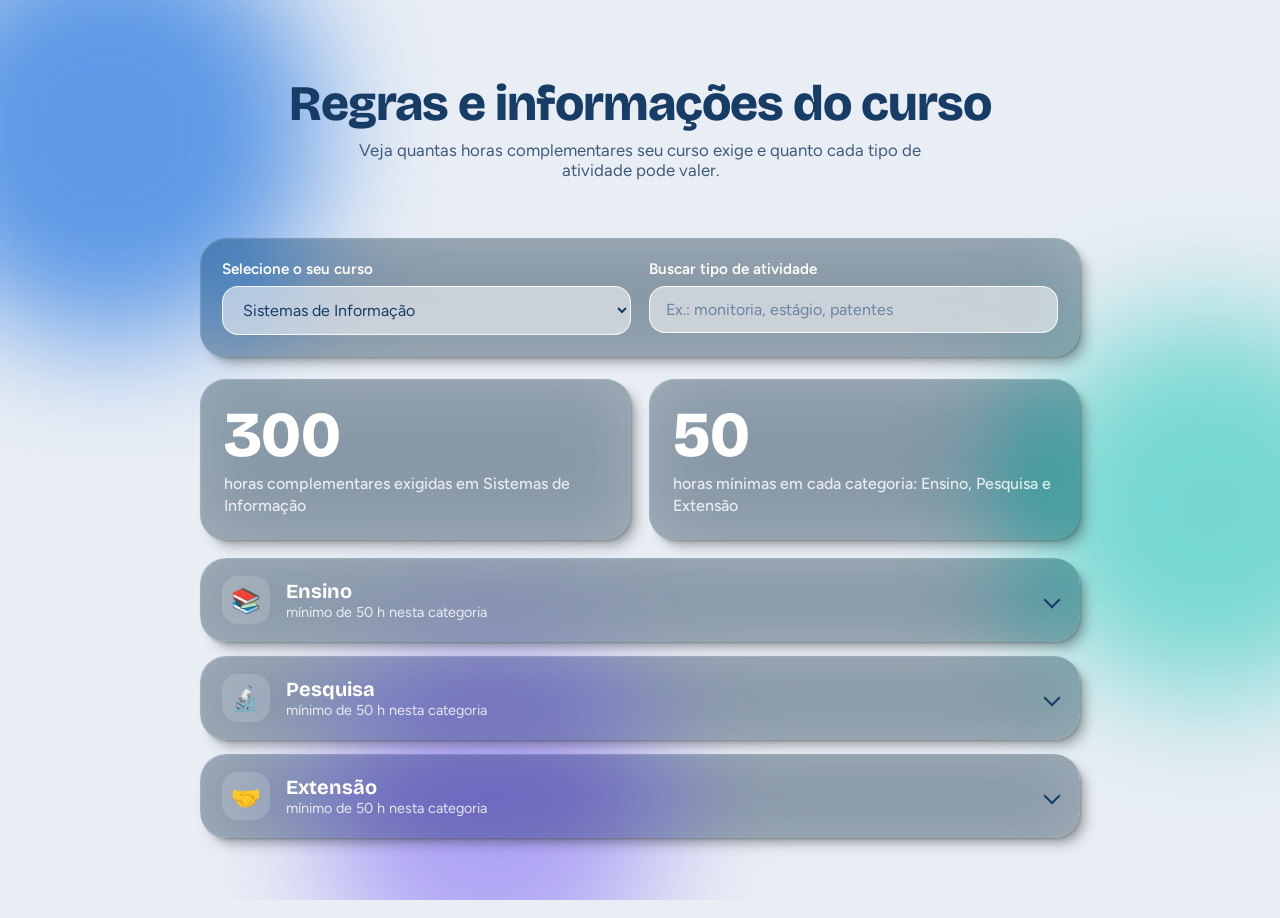
<file: informacoes/informacoes.html>
<!DOCTYPE html>
<html lang="pt-BR">
<head>
    <meta charset="UTF-8">
    <meta name="viewport" content="width=device-width, initial-scale=1.0">
    <title>Certifly - Portal de Horas Complementares</title>
    <link rel="preconnect" href="https://fonts.googleapis.com">
    <link rel="preconnect" href="https://fonts.gstatic.com" crossorigin>
    <link href="https://fonts.googleapis.com/css2?family=Bricolage+Grotesque:wght@600;800&family=Figtree:wght@400;500;600&display=swap" rel="stylesheet">
    <link rel="stylesheet" href="../style.css">
    <link rel="stylesheet" href="informacoes.css">
</head>

<body>
    <!-- Fundo colorido: o vidro precisa de cor atrás dele para aparecer -->
    <div class="fundo" aria-hidden="true">
        <span class="orbe orbe-1"></span>
        <span class="orbe orbe-2"></span>
        <span class="orbe orbe-3"></span>
    </div>

    <main class="pagina">
        <header class="topo">
            <h1>Regras e informações do curso</h1>
            <p>Veja quantas horas complementares seu curso exige e quanto cada tipo de atividade pode valer.</p>
        </header>

        <section class="painel glass3d" aria-label="Filtros">
            <div class="grupo-selecao">
                <label for="select-curso">Selecione o seu curso</label>
                <select id="select-curso">
                    <option value="Sistemas de Informação">Sistemas de Informação</option>
                    <option value="Ciência da Computação">Ciência da Computação</option>
                    <option value="Engenharia de Software">Engenharia de Software</option>
                </select>
            </div>

            <div class="grupo-selecao">
                <label for="busca-tipo">Buscar tipo de atividade</label>
                <input type="search" id="busca-tipo" placeholder="Ex.: monitoria, estágio, patentes">
            </div>
        </section>

        <!-- O JavaScript preenche esta área -->
        <div id="resultado-regras" class="card-regras" aria-live="polite"></div>
    </main>

    <script src="../js/dados.js"></script>
    <script src="informacoes.js"></script>
</body>
</html>
</file>
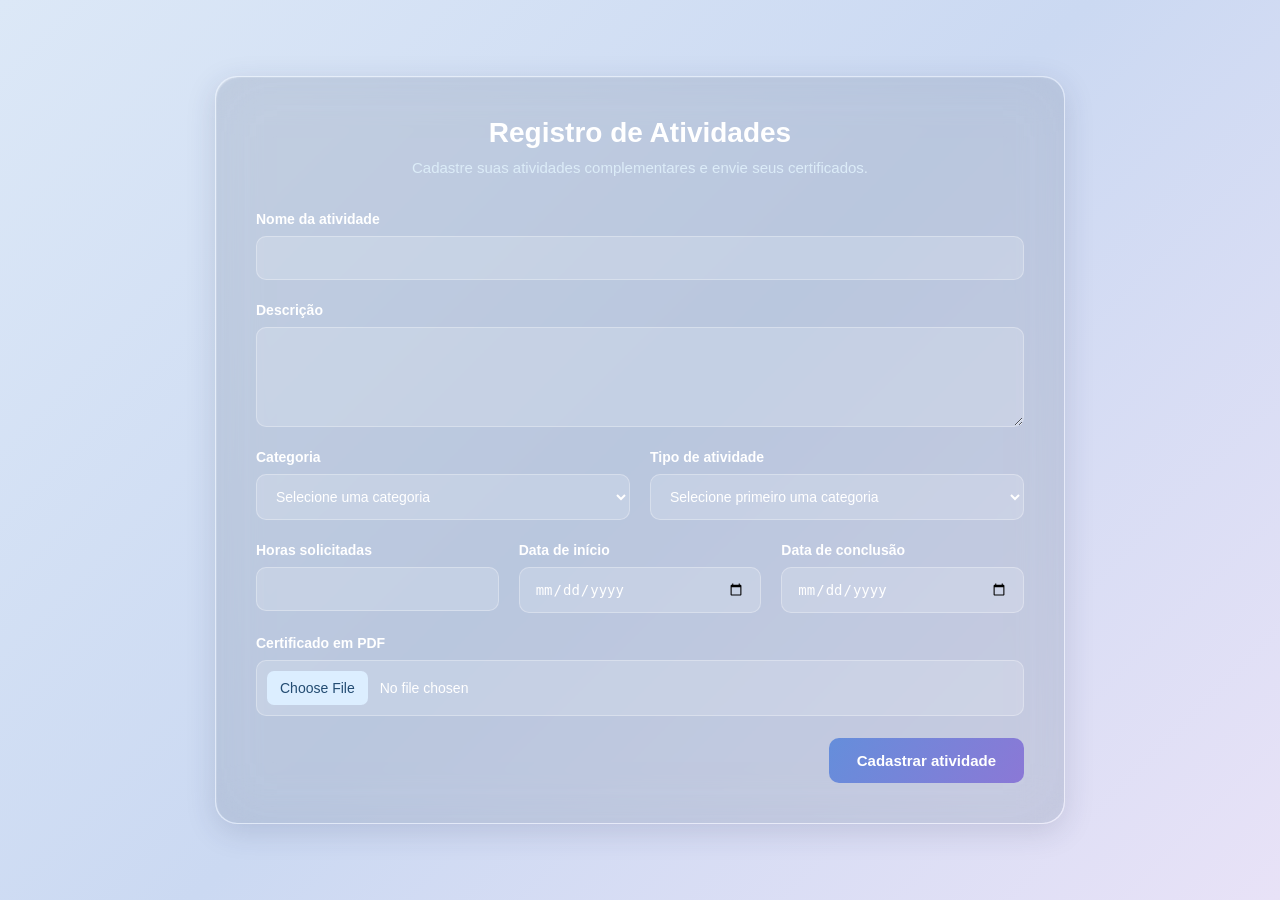
<file: registro-atividades/registro-atividades.html>
<!DOCTYPE html>
<html lang="pt-BR">

<head>
    <meta charset="UTF-8">
    <meta name="viewport" content="width=device-width, initial-scale=1.0">
    <title>Registro de Atividades</title>
    <link rel="stylesheet" href="registro-atividades.css">
</head>

<body>

    <main class="container glass3d">

        <header class="cabecalho">
            <h1>Registro de Atividades</h1>
            <p>Cadastre suas atividades complementares e envie seus certificados.</p>
        </header>

        <form id="formAtividade">

            <div class="campo campo-completo">
                <label for="nome">Nome da atividade</label>
                <input type="text" id="nome" name="nome" required>
            </div>

            <div class="campo campo-completo">
                <label for="descricao">Descrição</label>
                <textarea id="descricao" name="descricao" required></textarea>
            </div>

            <div class="grupo-campos">
                <div class="campo">
                    <label for="categoria">Categoria</label>
                    <select id="categoria" name="categoria" required>
                        <option value="">Selecione uma categoria</option>
                        <option value="Ensino">Ensino</option>
                        <option value="Pesquisa">Pesquisa</option>
                        <option value="Extensão">Extensão</option>
                    </select>
                </div>

                <div class="campo">
                    <label for="tipoAtividade">Tipo de atividade</label>
                    <select id="tipoAtividade" name="tipoAtividade" required>
                        <option value="">Selecione primeiro uma categoria</option>
                    </select>
                </div>
            </div>

            <div class="grupo-campos grupo-datas">
                <div class="campo">
                    <label for="horasSolicitadas">Horas solicitadas</label>
                    <input type="number" id="horasSolicitadas"
                        name="horasSolicitadas" min="0.1" step="0.1" required>
                </div>

                <div class="campo">
                    <label for="dataInicio">Data de início</label>
                    <input type="date" id="dataInicio" name="dataInicio">
                </div>

                <div class="campo">
                    <label for="dataConclusao">Data de conclusão</label>
                    <input type="date" id="dataConclusao" name="dataConclusao">
                </div>
            </div>

            <div class="campo campo-completo campo-arquivo">
                <label for="certificado">Certificado em PDF</label>
                <input type="file" id="certificado"
                    name="certificado" accept="application/pdf" required>
            </div>

            <button type="submit">Cadastrar atividade</button>

        </form>

    </main>

    <script src="../js/dados.js"></script>
    <script src="registro-atividades.js"></script>

</body>
</html>
</file>
<file: style.css>
body {
    margin: 0;
    background-color: #e9eef5;
    font-family: Arial, sans-serif;
}

header {
    text-align: center;
    padding: 30px 20px;
}

.logo {
    width: 500px;
    max-width: 100%;
}

h1 {
    color: #173c65;
}

main {
    text-align: center;
    padding: 20px;
}

p {
    color: #64748b;
}
</file>
<file: informacoes/informacoes.css>
/* ---------- Variáveis ---------- */
:root {
    --marinho: #173c65;
    --azul: #2f7de1;
    --agua: #4fd1c5;
    --lilas: #9b8cf5;
    --fundo: #e9eef5;
    --texto: #173c65;
    --texto-suave: #3f5a7a;
}

/* ---------- Base (sobrescreve o style.css so nesta pagina) ---------- */
body {
    min-height: 100vh;
    background: var(--fundo);
    font-family: "Figtree", Arial, sans-serif;
    color: var(--texto);
}

main.pagina {
    position: relative;
    max-width: 880px;
    margin: 0 auto;
    padding: 48px 20px 80px;
    text-align: left;
}

p { color: var(--texto-suave); }

/* ---------- Fundo com orbes de cor ---------- */
.fundo {
    position: fixed;
    inset: 0;
    z-index: -1;
    overflow: hidden;
}

.orbe {
    position: absolute;
    border-radius: 50%;
    filter: blur(60px);
    opacity: .75;
    animation: flutuar 18s ease-in-out infinite alternate;
}

.orbe-1 { width: 420px; height: 420px; background: var(--azul);  top: -80px;  left: -100px; }
.orbe-2 { width: 380px; height: 380px; background: var(--agua);  top: 35%;    right: -120px; animation-delay: -6s; }
.orbe-3 { width: 340px; height: 340px; background: var(--lilas); bottom: -90px; left: 25%;   animation-delay: -12s; }

@keyframes flutuar {
    to { transform: translate(60px, 40px) scale(1.12); }
}

/* ---------- Glass 3D ---------- */
.glass3d {
  --filter-glass3d: blur(32px) brightness(0.85) saturate(2.5);
  --color-glass3d: hsl(200 70% 12% / 0.3); /* era 0.2: mais escuro para o texto claro ficar legível */
  --noise-glass3d: url("https://www.transparenttextures.com/patterns/egg-shell.png");

  position: relative;
  z-index: 4;
  border-radius: 26px;
  box-shadow:
    0 0 0.75px hsl(205 20% 10% / 0.2),
    0.7px 0.8px 1.2px -0.4px hsl(205 20% 10% / 0.1),
    1.3px 1.5px 2.2px -0.8px hsl(205 20% 10% / 0.1),
    2.3px 2.6px 3.9px -1.2px hsl(205 20% 10% / 0.1),
    3.9px 4.4px 6.6px -1.7px hsl(205 20% 10% / 0.1),
    6.5px 7.2px 10.9px -2.1px hsl(205 20% 10% / 0.1),
    8px 9px 14px -2.5px hsl(205 20% 10% / 0.2);
}

.glass3d::before {
  content: "";
  position: absolute;
  inset: 0;
  pointer-events: none;
  border-radius: inherit;
  overflow: hidden;
  z-index: 3;

  -webkit-backdrop-filter: var(--filter-glass3d);
  backdrop-filter: var(--filter-glass3d);
  background-color: var(--color-glass3d);
  background-image: var(--noise-glass3d);
  background-size: 100px;
  background-repeat: repeat;
}

.glass3d::after {
  content: "";
  position: absolute;
  inset: 0;
  pointer-events: none;
  border-radius: inherit;
  overflow: hidden;
  z-index: 5;

  box-shadow:
    inset 2px 2px 1px -3px hsl(205 20% 90% / 0.8),
    inset 4px 4px 2px -6px hsl(205 20% 90% / 0.3),
    inset 1.5px 1.5px 1.5px -0.75px hsl(205 20% 90% / 0.15),
    inset 1.5px 1.5px 0.25px hsl(205 20% 90% / 0.03),
    inset 0 0 0.25px 0.5px hsl(205 20% 90% / 0.03);
}

.glass3d > * {
  position: relative;
  z-index: 6;
}

/* Texto claro sobre o vidro escuro */
.glass3d,
.glass3d .numero,
.glass3d .categoria-texto strong,
.glass3d .grupo-selecao label { color: #fff; }

.glass3d p,
.glass3d .rotulo,
.glass3d .categoria-texto small { color: rgba(255, 255, 255, .82); }

.glass3d .categoria-icone { background: rgba(255, 255, 255, .16); }
.glass3d .lista-tipos li { border-top-color: rgba(255, 255, 255, .18); }
.glass3d .categoria summary::after { border-color: #fff; }
.glass3d .limite { color: #fff; background: rgba(255, 255, 255, .18); }

/* ---------- Topo ---------- */
.topo {
    margin-bottom: 28px;
    text-align: center;
}

.topo h1 {
    margin: 0 0 10px;
    font-family: "Bricolage Grotesque", Arial, sans-serif;
    font-weight: 800;
    font-size: clamp(2rem, 5vw, 3.1rem);
    line-height: 1.05;
    letter-spacing: -.02em;
}

.topo p {
    margin: 0 auto; /* o "auto" centraliza o bloco limitado pelo max-width */
    max-width: 52ch;
    font-size: 1.05rem;
}

/* ---------- Painel de filtros ---------- */
.painel {
    display: grid;
    grid-template-columns: 1fr 1fr;
    gap: 18px;
    padding: 22px;
    margin-bottom: 22px;
}

.grupo-selecao { position: relative; display: flex; flex-direction: column; gap: 8px; }
.grupo-selecao label { font-weight: 600; font-size: .95rem; }

select, input[type="search"] {
    width: 100%;
    box-sizing: border-box;
    padding: 13px 16px;
    font: inherit;
    color: var(--texto);
    background: rgba(255, 255, 255, .55);
    border: 1px solid rgba(255, 255, 255, .8);
    border-radius: 16px;
    outline: none;
    transition: box-shadow .2s, background .2s;
}

input::placeholder { color: #6b84a3; }

select:focus-visible, input[type="search"]:focus-visible {
    background: rgba(255, 255, 255, .8);
    box-shadow: 0 0 0 3px rgba(47, 125, 225, .45);
}

/* ---------- Resumo ---------- */
.resumo {
    display: grid;
    grid-template-columns: 1fr 1fr;
    gap: 18px;
    margin-bottom: 18px;
}

.destaque {
    display: flex;
    flex-direction: column;
    gap: 6px;
    padding: 24px;
}

.numero {
    font-family: "Bricolage Grotesque", Arial, sans-serif;
    font-weight: 800;
    font-size: clamp(2.6rem, 7vw, 4rem);
    line-height: 1;
    color: var(--marinho);
}

.rotulo { color: var(--texto-suave); font-weight: 500; line-height: 1.35; }

/* ---------- Categorias (sanfona) ---------- */
.categorias { display: grid; gap: 14px; }

.categoria { padding: 0; overflow: hidden; }

.categoria summary {
    display: flex;
    align-items: center;
    gap: 16px;
    padding: 18px 22px;
    cursor: pointer;
    list-style: none;
}

.categoria summary::-webkit-details-marker { display: none; }

/* Setinha que gira ao abrir */
.categoria summary::after {
    content: "";
    margin-left: auto;
    width: 10px;
    height: 10px;
    border-right: 2px solid var(--marinho);
    border-bottom: 2px solid var(--marinho);
    transform: rotate(45deg);
    transition: transform .25s;
}

.categoria[open] summary::after { transform: rotate(-135deg); }

.categoria summary:focus-visible { outline: 3px solid rgba(47, 125, 225, .6); outline-offset: -3px; border-radius: 26px; }

.categoria-icone {
    display: grid;
    place-items: center;
    width: 48px;
    height: 48px;
    font-size: 1.5rem;
    background: rgba(255, 255, 255, .5);
    border-radius: 16px;
}

.categoria-texto { display: flex; flex-direction: column; }
.categoria-texto strong { font-family: "Bricolage Grotesque", Arial, sans-serif; font-size: 1.25rem; }
.categoria-texto small { color: var(--texto-suave); font-size: .9rem; }

.lista-tipos { list-style: none; margin: 0; padding: 0 22px; }

.lista-tipos li {
    display: flex;
    justify-content: space-between;
    align-items: center;
    gap: 16px;
    padding: 13px 0;
    border-top: 1px solid rgba(23, 60, 101, .12);
}

.limite {
    flex-shrink: 0;
    padding: 5px 12px;
    font-size: .9rem;
    font-weight: 600;
    color: var(--marinho);
    background: rgba(255, 255, 255, .6);
    border-radius: 999px;
}

.nota { margin: 0; padding: 12px 22px 18px; font-size: .88rem; }

.vazio { padding: 24px; text-align: center; }

/* ---------- Celular ---------- */
@media (max-width: 640px) {
    .painel, .resumo { grid-template-columns: 1fr; }
    main.pagina { padding-top: 32px; }
}

/* ---------- Acessibilidade ---------- */
@media (prefers-reduced-motion: reduce) {
    .orbe { animation: none; }
    .categoria summary::after { transition: none; }
}

/* Se o navegador não suporta backdrop-filter, deixa o vidro mais opaco para manter a leitura */
@supports not ((backdrop-filter: blur(1px)) or (-webkit-backdrop-filter: blur(1px))) {
    .glass3d { background: rgba(23, 60, 101, .85); }
}
</file>
<file: registro-atividades/registro-atividades.css>
* {
    margin: 0;
    padding: 0;
    box-sizing: border-box;
}

body {
    min-height: 100vh;
    padding: 40px 20px;
    font-family: Arial, sans-serif;
    background: linear-gradient(135deg, #dce8f7,  #cbd9f2, #e8e2f7);
    display: flex;
    justify-content: center;
    align-items: center;
}

.container {
    width: 100%;
    max-width: 850px;
    padding: 40px;
    background: rgba(255, 255, 255, 0.10);
    backdrop-filter: blur(20px);
    -webkit-backdrop-filter: blur(20px);
    border: 1px solid rgba(255, 255, 255, 0.35);
    border-radius: 22px;
    box-shadow: 0 15px 40px rgba(45, 52, 90, 0.15);
}

.cabecalho {
    text-align: center;
    margin-bottom: 35px;
}

.cabecalho h1 {
    color: #ffffff;
    font-size: 28px;
    margin-bottom: 10px;
}

.cabecalho p {
    color: #dcecf8;
    font-size: 15px;
}

#formAtividade {
    display: flex;
    flex-direction: column;
    gap: 22px;
}

.campo {
    display: flex;
    flex-direction: column;
    gap: 9px;
    flex: 1;
    min-width: 0;
}

.campo label {
    color: #ffffff;
    font-size: 14px;
    font-weight: 600;
}

.campo input,
.campo select,
.campo textarea {
    width: 100%;
    padding: 13px 15px;
    border: 1px solid rgba(255, 255, 255, 0.3);
    border-radius: 10px;
    background: rgba(255, 255, 255, 0.16);
    color: #ffffff;
    font-size: 14px;
    outline: none;
    transition: 0.2s;
}

.campo input:focus,
.campo select:focus,
.campo textarea:focus {
    border-color: #8ed8ff;
    background: rgba(255, 255, 255, 0.2);
    box-shadow: 0 0 0 3px rgba(142, 216, 255, 0.15);
}

.campo textarea {
    min-height: 100px;
    resize: vertical;
}

.campo select option {
    color: #263b50;
    background: #ffffff;
}

.grupo-campos {
    display: flex;
    gap: 20px;
}

.grupo-datas {
    align-items: flex-start;
}

.campo-arquivo input {
    padding: 10px;
}

.campo-arquivo input::file-selector-button {
    padding: 9px 13px;
    margin-right: 12px;
    border: none;
    border-radius: 7px;
    background: #dceeff;
    color: #234c72;
    cursor: pointer;
}

#formAtividade button {
    align-self: flex-end;
    padding: 14px 28px;
    border: none;
    border-radius: 10px;
    background: linear-gradient(120deg, #658edb, #8b78d6);
    color: #ffffff;
    font-size: 15px;
    font-weight: bold;
    cursor: pointer;
    transition: 0.2s;
}


#formAtividade button:hover {
    transform: translateY(-2px);
    box-shadow: 0 7px 18px rgba(20, 35, 90, 0.25);
}

@media (max-width: 650px) {
    body {
        padding: 20px 12px;
        align-items: flex-start;
    }

    .container {
        padding: 25px 18px;
    }

    .grupo-campos {
        flex-direction: column;
    }

    #formAtividade button {
        width: 100%;
    }
}
   
.glass3d {
    position: relative;
    isolation: isolate;
    overflow: hidden;
    border-radius: 22px;

    --filter-glass3d: blur(32px) brightness(0.95) saturate(1.8);
    --color-glass3d: rgba(70, 90, 130, 0.18);
    --noise-glass3d: url("https://www.transparenttextures.com/patterns/egg-shell.png");

    box-shadow:
        0 8px 30px rgba(40, 50, 90, 0.15);
}

.glass3d::before {
    content: "";
    position: absolute;
    inset: 0;
    pointer-events: none;
    border-radius: inherit;
    z-index: -1;

    -webkit-backdrop-filter: var(--filter-glass3d);
    backdrop-filter: var(--filter-glass3d);

    background-color: var(--color-glass3d);
    background-image: var(--noise-glass3d);
    background-size: 100px;
    background-repeat: repeat;
}

.glass3d::after {
    content: "";
    position: absolute;
    inset: 0;
    pointer-events: none;
    border-radius: inherit;
    z-index: 0;

    box-shadow:
        inset 2px 2px 1px -3px rgba(255, 255, 255, 0.8),
        inset 4px 4px 2px -6px rgba(255, 255, 255, 0.3),
        inset 1px 1px 1px rgba(255, 255, 255, 0.15);
}

.glass3d > * {
    position: relative;
    z-index: 1;
}
</file>
